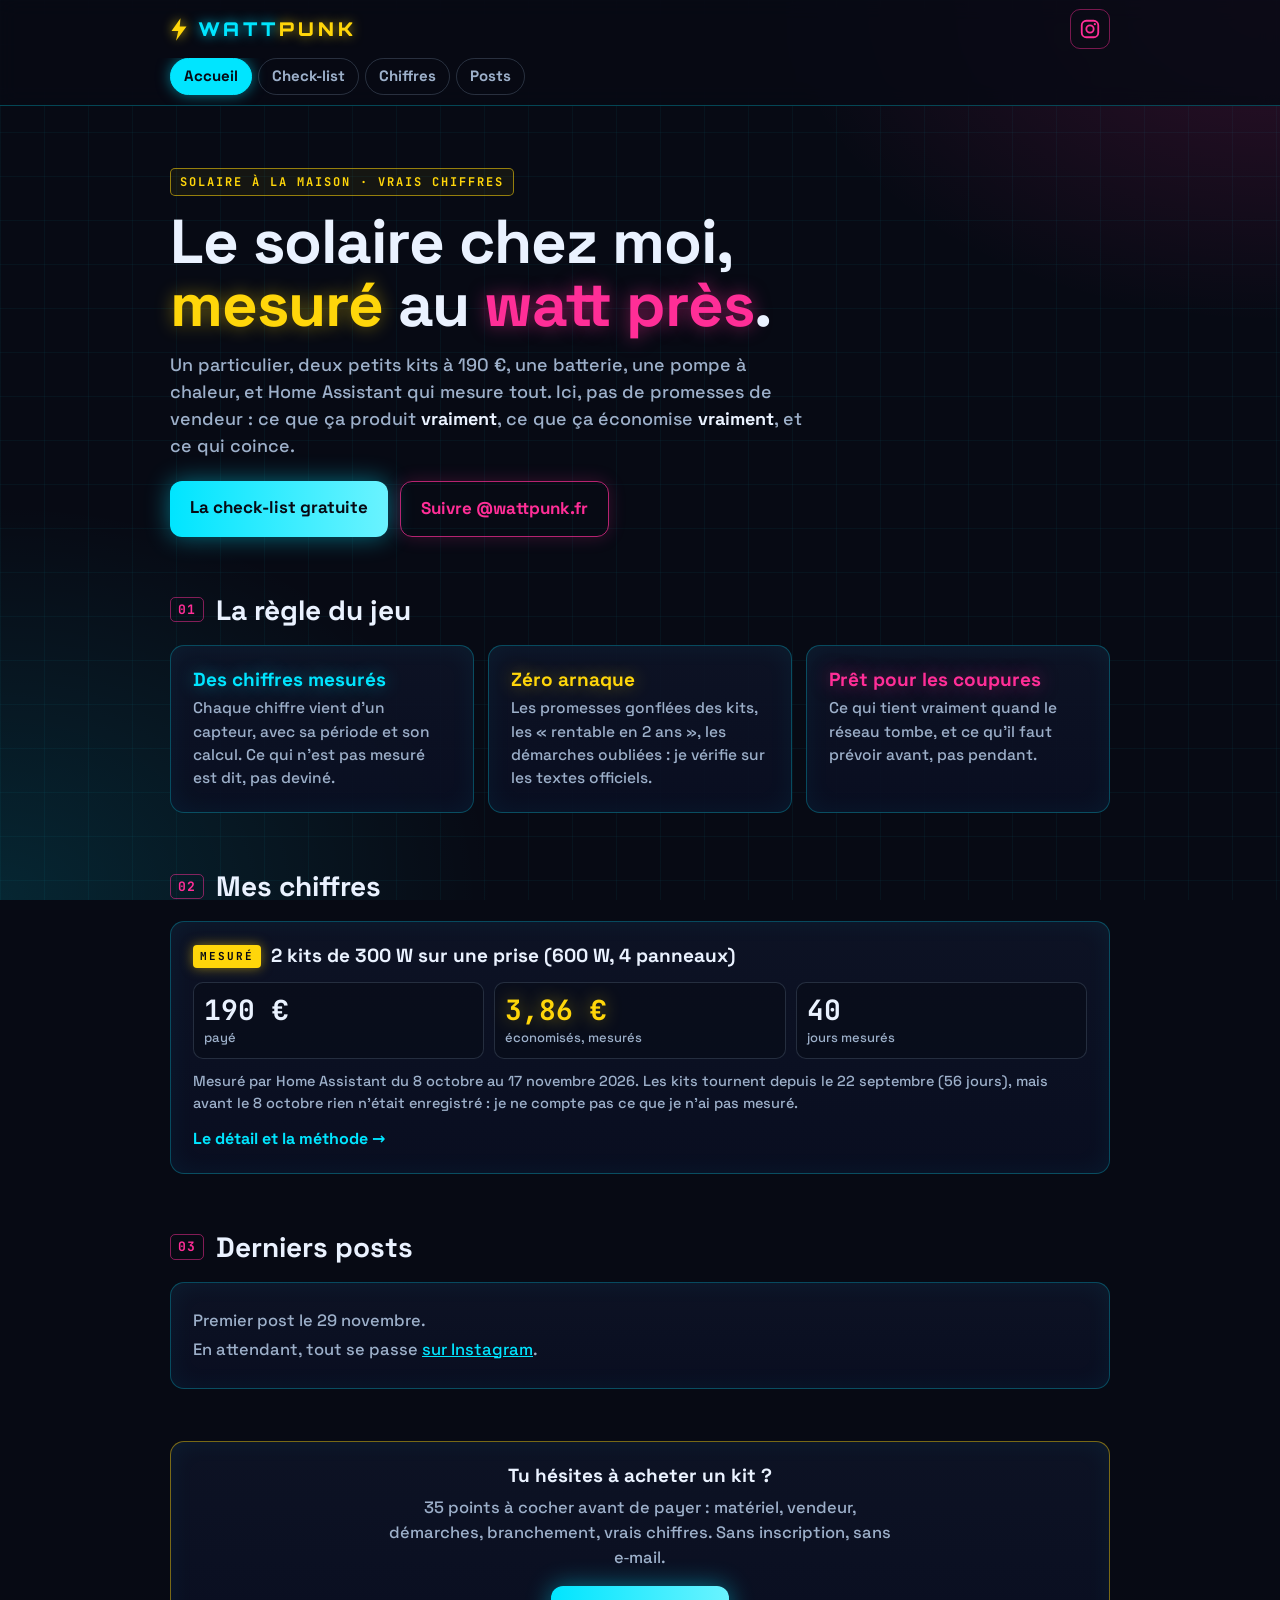
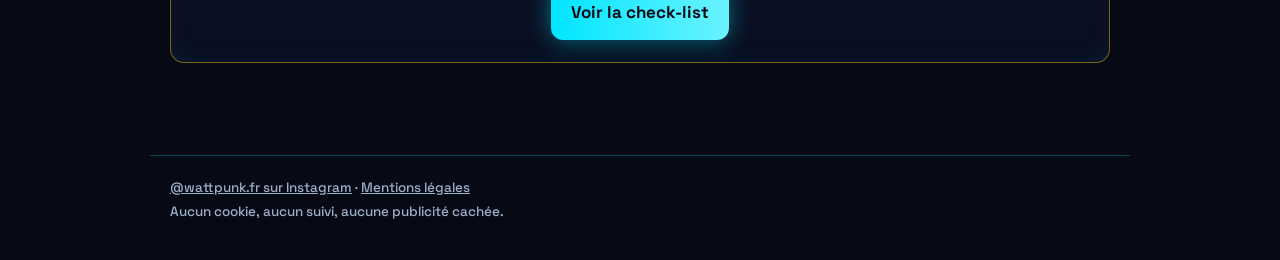
<file: index.html>
<!doctype html>
<html lang="fr">
<head>
<meta charset="utf-8">
<meta name="viewport" content="width=device-width, initial-scale=1">
<title>WATTPUNK · Le solaire chez moi, mesuré au watt près</title>
<meta name="description" content="Énergie solaire à la maison avec les vrais chiffres de Home Assistant : kit sur prise, batterie, pompe à chaleur, coupures de courant. Check-list gratuite pour acheter un kit sans arnaque.">
<link rel="canonical" href="https://wattpunk.github.io/">
<link rel="icon" href="/assets/favicon.svg" type="image/svg+xml">
<meta name="theme-color" content="#070A14">
<meta property="og:type" content="website">
<meta property="og:locale" content="fr_FR">
<meta property="og:site_name" content="WATTPUNK">
<meta property="og:title" content="WATTPUNK · Le solaire chez moi, mesuré au watt près">
<meta property="og:description" content="Énergie solaire à la maison avec les vrais chiffres de Home Assistant : kit sur prise, batterie, pompe à chaleur, coupures de courant. Check-list gratuite pour acheter un kit sans arnaque.">
<meta property="og:url" content="https://wattpunk.github.io/">
<meta property="og:image" content="https://wattpunk.github.io/assets/og.jpg">
<meta name="twitter:card" content="summary_large_image">
<link rel="preload" href="/assets/fonts/space-grotesk-latin-500-normal.woff2" as="font" type="font/woff2" crossorigin>
<link rel="stylesheet" href="/assets/site.css">
</head>
<body>
<header class="tete">
  <div class="barre">
    <a class="logo" href="/" aria-label="WATTPUNK, accueil"><svg class="eclair" viewBox="0 0 24 30" aria-hidden="true"><path d="M14 0 L2 17 H11 L8 30 L22 11 H13 Z" fill="#FFD60A"/></svg><span>WATT<b>PUNK</b></span></a>
    <a class="insta-ico" href="https://www.instagram.com/wattpunk.fr/" aria-label="WATTPUNK sur Instagram"><svg viewBox="0 0 24 24" aria-hidden="true"><rect x="3" y="3" width="18" height="18" rx="5" fill="none" stroke="currentColor" stroke-width="2"/><circle cx="12" cy="12" r="4" fill="none" stroke="currentColor" stroke-width="2"/><circle cx="17.3" cy="6.7" r="1.2" fill="currentColor"/></svg></a>
  </div>
  <nav aria-label="Pages"><a href="/" aria-current=page>Accueil</a><a href="/checklist/">Check-list</a><a href="/chiffres/">Chiffres</a><a href="/historique/">Posts</a></nav>
</header>
<main>

<section class="heros">
  <div class="tag">SOLAIRE À LA MAISON · VRAIS CHIFFRES</div>
  <h1>Le solaire chez moi, <span class="j">mesuré</span> au <span class="m">watt près</span>.</h1>
  <p class="chapo">Un particulier, deux petits kits à 190 €, une batterie, une pompe à chaleur, et Home Assistant qui
  mesure tout. Ici, pas de promesses de vendeur : ce que ça produit <b>vraiment</b>, ce que ça économise
  <b>vraiment</b>, et ce qui coince.</p>
  <div class="actions">
    <a class="btn" href="/checklist/">La check-list gratuite</a>
    <a class="btn btn2" href="https://www.instagram.com/wattpunk.fr/">Suivre @wattpunk.fr</a>
  </div>
</section>

<section>
  <h2><span class="num">01</span> La règle du jeu</h2>
  <div class="trois">
    <div class="card"><h3 class="c">Des chiffres mesurés</h3><p>Chaque chiffre vient d'un capteur, avec sa
    période et son calcul. Ce qui n'est pas mesuré est dit, pas deviné.</p></div>
    <div class="card"><h3 class="j">Zéro arnaque</h3><p>Les promesses gonflées des kits, les « rentable en
    2 ans », les démarches oubliées : je vérifie sur les textes officiels.</p></div>
    <div class="card"><h3 class="m">Prêt pour les coupures</h3><p>Ce qui tient vraiment quand le réseau tombe,
    et ce qu'il faut prévoir avant, pas pendant.</p></div>
  </div>
</section>

<section>
  <h2><span class="num">02</span> Mes chiffres</h2>
  <div class="card kit">
  <div class="kit-tete"><span class="pastille">MESURÉ</span><h3>2 kits de 300 W sur une prise (600 W, 4 panneaux)</h3></div>
  <div class="tuiles">
    <div class="tuile"><b>190 €</b><span>payé</span></div>
    <div class="tuile"><b class="j">3,86 €</b><span>économisés, mesurés</span></div>
    <div class="tuile"><b>40</b><span>jours mesurés</span></div>
  </div>
  <p class="note">Mesuré par Home Assistant du 8 octobre au 17 novembre 2026.
  Les kits tournent depuis le 22 septembre (56 jours), mais avant le
  8 octobre rien n'était enregistré : je ne compte pas ce que je n'ai pas mesuré.</p>
  <a class="lien" href="/chiffres/">Le détail et la méthode →</a>
</div>
</section>

<section>
  <h2><span class="num">03</span> Derniers posts</h2>
  <div class="vide card"><p>Premier post le 29 novembre.</p><p>En attendant, tout se passe <a href="https://www.instagram.com/wattpunk.fr/">sur Instagram</a>.</p></div>
  
</section>

<section class="card appel">
  <h3>Tu hésites à acheter un kit ?</h3>
  <p>35 points à cocher avant de payer : matériel, vendeur, démarches, branchement, vrais chiffres.
  Sans inscription, sans e‑mail.</p>
  <a class="btn" href="/checklist/">Voir la check-list</a>
</section>
</main>
<footer class="pied">
  <p><a href="https://www.instagram.com/wattpunk.fr/">@wattpunk.fr sur Instagram</a> · <a href="/mentions-legales/">Mentions légales</a></p>
  <p>Aucun cookie, aucun suivi, aucune publicité cachée.</p>
</footer>
</body>
</html>
</file>
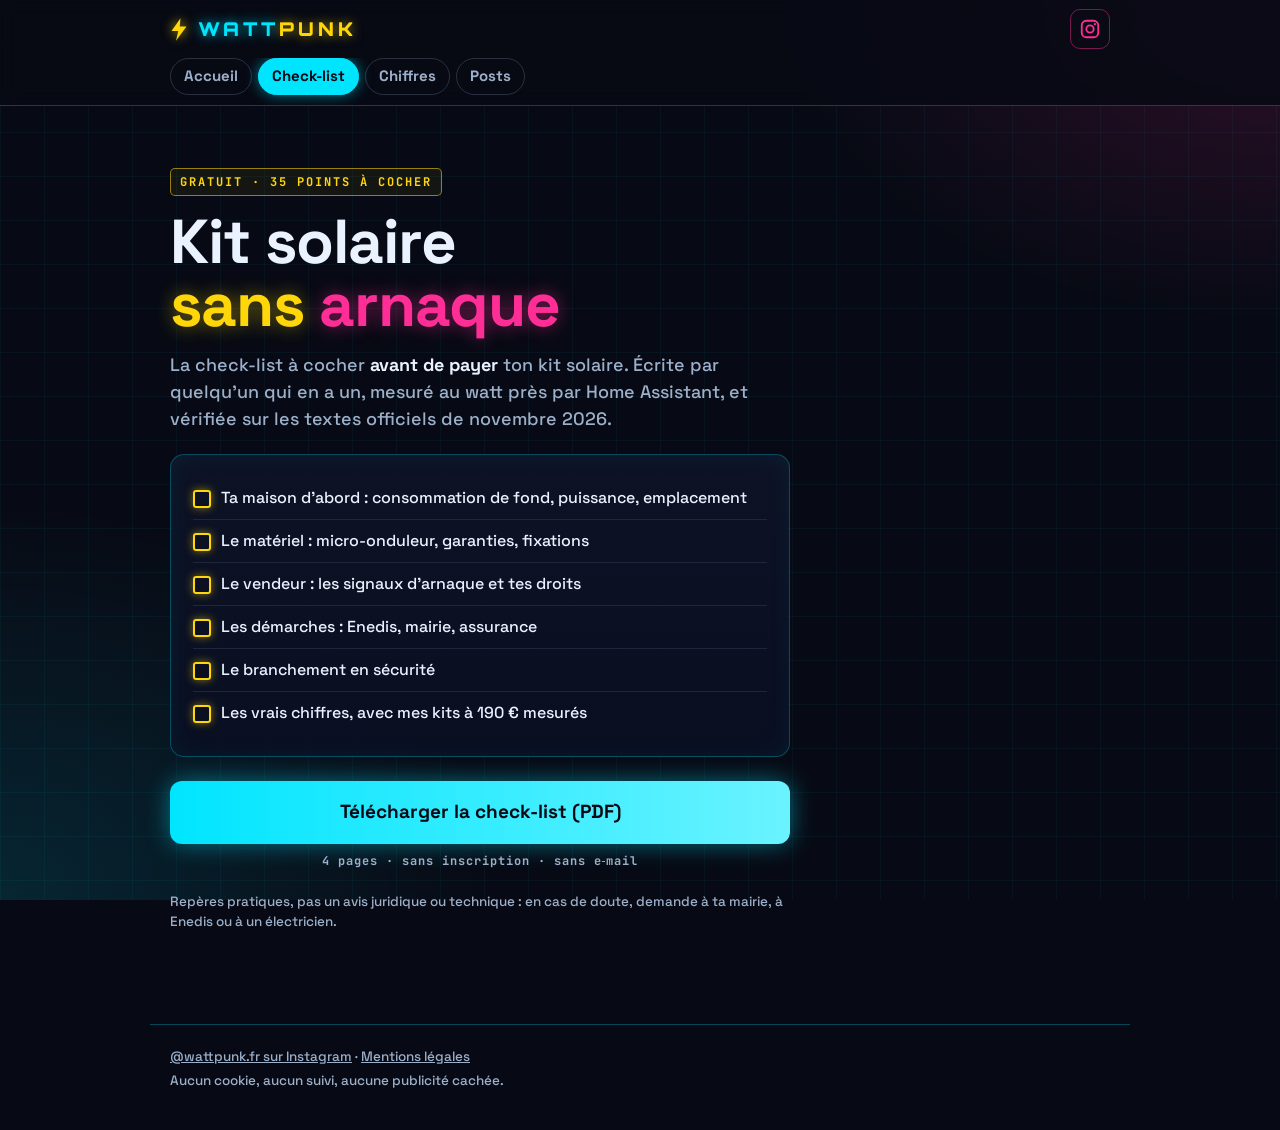
<file: checklist/index.html>
<!doctype html>
<html lang="fr">
<head>
<meta charset="utf-8">
<meta name="viewport" content="width=device-width, initial-scale=1">
<title>Kit solaire sans arnaque · la check-list gratuite · WATTPUNK</title>
<meta name="description" content="La check-list gratuite à cocher avant d&#x27;acheter un kit solaire : matériel, vendeur, démarches, branchement, vrais chiffres.">
<link rel="canonical" href="https://wattpunk.github.io/checklist/">
<link rel="icon" href="/assets/favicon.svg" type="image/svg+xml">
<meta name="theme-color" content="#070A14">
<meta property="og:type" content="website">
<meta property="og:locale" content="fr_FR">
<meta property="og:site_name" content="WATTPUNK">
<meta property="og:title" content="Kit solaire sans arnaque · la check-list gratuite · WATTPUNK">
<meta property="og:description" content="La check-list gratuite à cocher avant d&#x27;acheter un kit solaire : matériel, vendeur, démarches, branchement, vrais chiffres.">
<meta property="og:url" content="https://wattpunk.github.io/checklist/">
<meta property="og:image" content="https://wattpunk.github.io/assets/og.jpg">
<meta name="twitter:card" content="summary_large_image">
<link rel="preload" href="/assets/fonts/space-grotesk-latin-500-normal.woff2" as="font" type="font/woff2" crossorigin>
<link rel="stylesheet" href="/assets/site.css">
</head>
<body>
<header class="tete">
  <div class="barre">
    <a class="logo" href="/" aria-label="WATTPUNK, accueil"><svg class="eclair" viewBox="0 0 24 30" aria-hidden="true"><path d="M14 0 L2 17 H11 L8 30 L22 11 H13 Z" fill="#FFD60A"/></svg><span>WATT<b>PUNK</b></span></a>
    <a class="insta-ico" href="https://www.instagram.com/wattpunk.fr/" aria-label="WATTPUNK sur Instagram"><svg viewBox="0 0 24 24" aria-hidden="true"><rect x="3" y="3" width="18" height="18" rx="5" fill="none" stroke="currentColor" stroke-width="2"/><circle cx="12" cy="12" r="4" fill="none" stroke="currentColor" stroke-width="2"/><circle cx="17.3" cy="6.7" r="1.2" fill="currentColor"/></svg></a>
  </div>
  <nav aria-label="Pages"><a href="/">Accueil</a><a href="/checklist/" aria-current=page>Check-list</a><a href="/chiffres/">Chiffres</a><a href="/historique/">Posts</a></nav>
</header>
<main>

<section class="heros etroit">
  <div class="tag">GRATUIT · 35 POINTS À COCHER</div>
  <h1>Kit solaire<br><span class="j">sans</span> <span class="m">arnaque</span></h1>
  <p class="chapo">La check-list à cocher <b>avant de payer</b> ton kit solaire. Écrite par quelqu'un qui en a un,
  mesuré au watt près par Home Assistant, et vérifiée sur les textes officiels de novembre 2026.</p>
  <ul class="cases card">
    <li>Ta maison d'abord : consommation de fond, puissance, emplacement</li>
    <li>Le matériel : micro-onduleur, garanties, fixations</li>
    <li>Le vendeur : les signaux d'arnaque et tes droits</li>
    <li>Les démarches : Enedis, mairie, assurance</li>
    <li>Le branchement en sécurité</li>
    <li>Les vrais chiffres, avec mes kits à 190 € mesurés</li>
  </ul>
  <a class="btn large" href="/checklist/checklist-kit-solaire-sans-arnaque.pdf" download>Télécharger la check-list (PDF)</a>
  <p class="petit">4 pages · sans inscription · sans e‑mail</p>
  <p class="avert">Repères pratiques, pas un avis juridique ou technique : en cas de doute, demande à ta mairie,
  à Enedis ou à un électricien.</p>
</section>
</main>
<footer class="pied">
  <p><a href="https://www.instagram.com/wattpunk.fr/">@wattpunk.fr sur Instagram</a> · <a href="/mentions-legales/">Mentions légales</a></p>
  <p>Aucun cookie, aucun suivi, aucune publicité cachée.</p>
</footer>
</body>
</html>
</file>
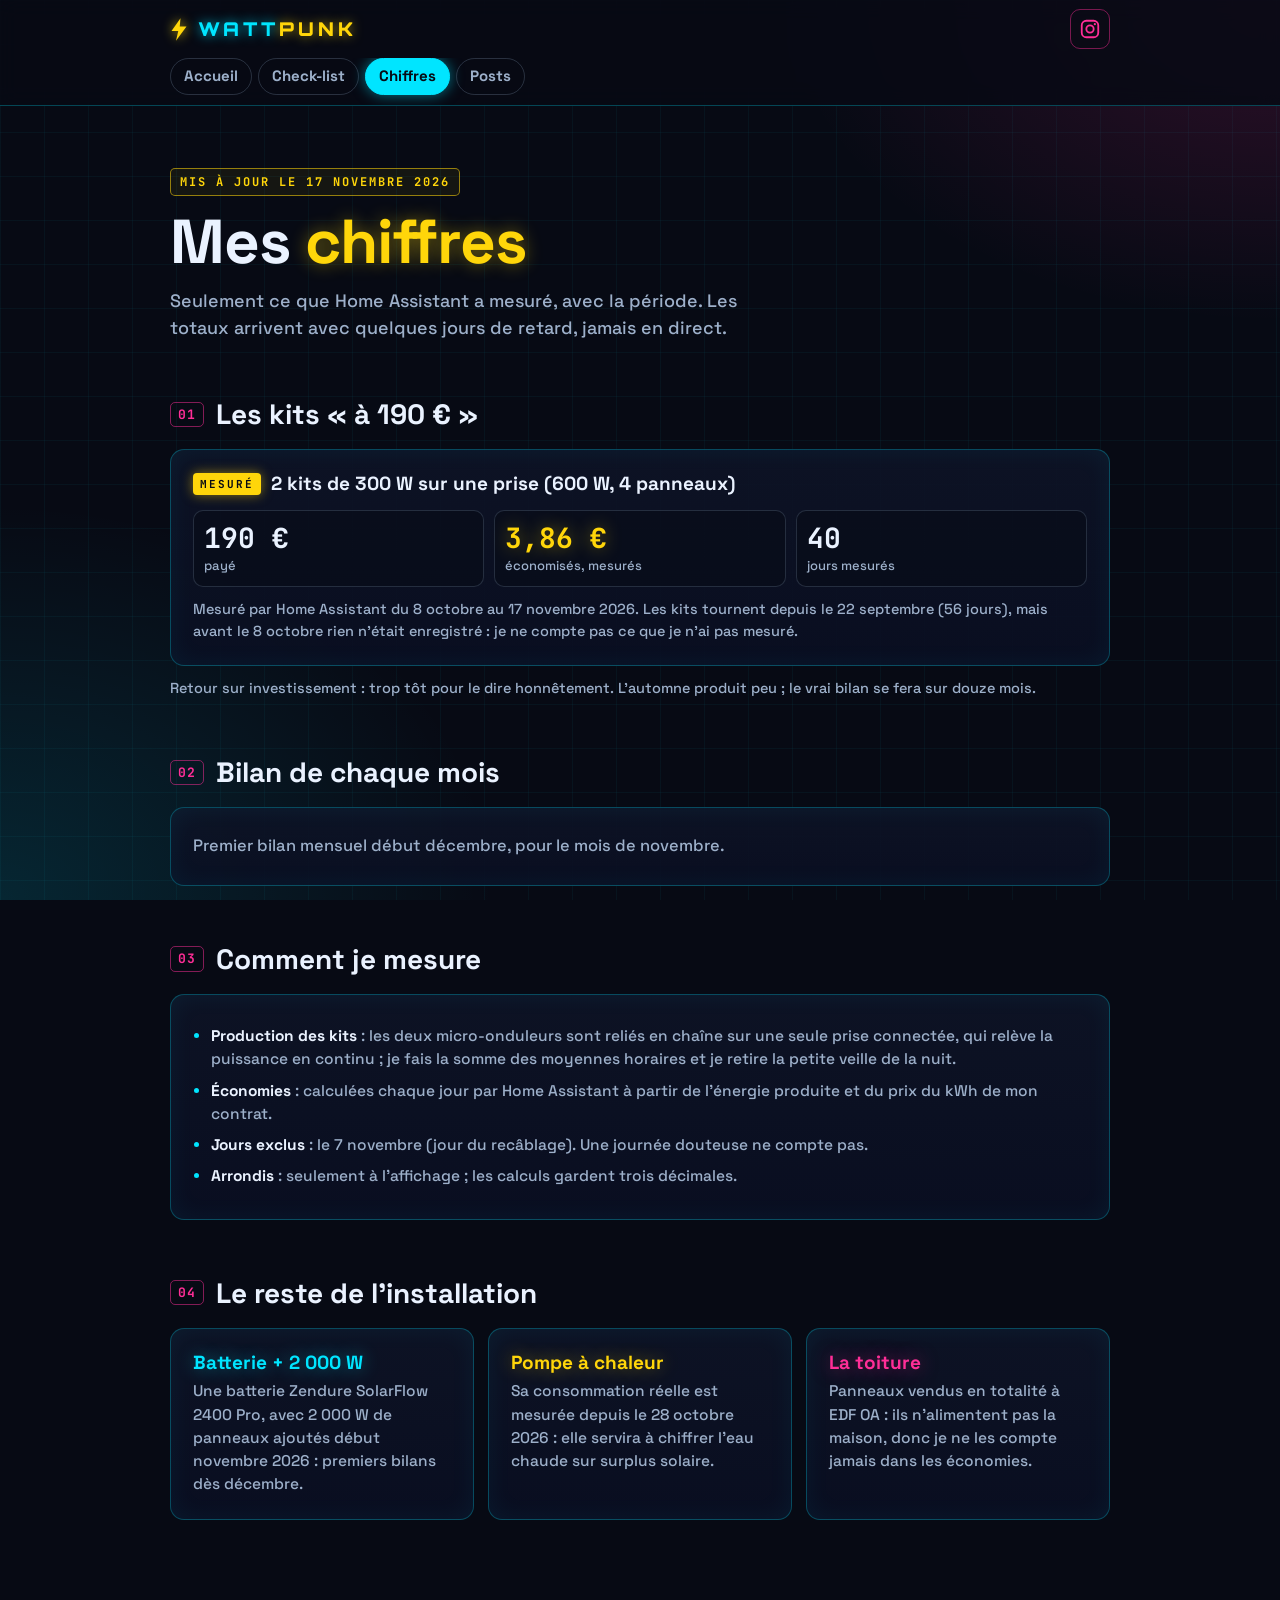
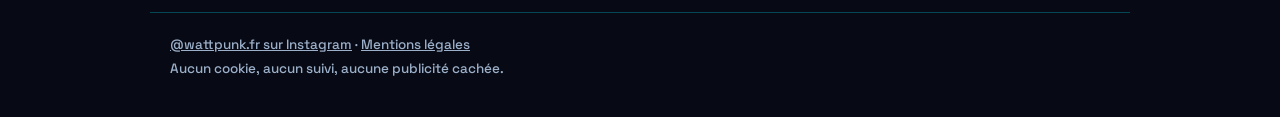
<file: chiffres/index.html>
<!doctype html>
<html lang="fr">
<head>
<meta charset="utf-8">
<meta name="viewport" content="width=device-width, initial-scale=1">
<title>Mes chiffres · kit solaire et batterie mesurés · WATTPUNK</title>
<meta name="description" content="Production et économies réelles de deux kits solaires sur prise, mesurées par Home Assistant, avec la période et la méthode.">
<link rel="canonical" href="https://wattpunk.github.io/chiffres/">
<link rel="icon" href="/assets/favicon.svg" type="image/svg+xml">
<meta name="theme-color" content="#070A14">
<meta property="og:type" content="website">
<meta property="og:locale" content="fr_FR">
<meta property="og:site_name" content="WATTPUNK">
<meta property="og:title" content="Mes chiffres · kit solaire et batterie mesurés · WATTPUNK">
<meta property="og:description" content="Production et économies réelles de deux kits solaires sur prise, mesurées par Home Assistant, avec la période et la méthode.">
<meta property="og:url" content="https://wattpunk.github.io/chiffres/">
<meta property="og:image" content="https://wattpunk.github.io/assets/og.jpg">
<meta name="twitter:card" content="summary_large_image">
<link rel="preload" href="/assets/fonts/space-grotesk-latin-500-normal.woff2" as="font" type="font/woff2" crossorigin>
<link rel="stylesheet" href="/assets/site.css">
</head>
<body>
<header class="tete">
  <div class="barre">
    <a class="logo" href="/" aria-label="WATTPUNK, accueil"><svg class="eclair" viewBox="0 0 24 30" aria-hidden="true"><path d="M14 0 L2 17 H11 L8 30 L22 11 H13 Z" fill="#FFD60A"/></svg><span>WATT<b>PUNK</b></span></a>
    <a class="insta-ico" href="https://www.instagram.com/wattpunk.fr/" aria-label="WATTPUNK sur Instagram"><svg viewBox="0 0 24 24" aria-hidden="true"><rect x="3" y="3" width="18" height="18" rx="5" fill="none" stroke="currentColor" stroke-width="2"/><circle cx="12" cy="12" r="4" fill="none" stroke="currentColor" stroke-width="2"/><circle cx="17.3" cy="6.7" r="1.2" fill="currentColor"/></svg></a>
  </div>
  <nav aria-label="Pages"><a href="/">Accueil</a><a href="/checklist/">Check-list</a><a href="/chiffres/" aria-current=page>Chiffres</a><a href="/historique/">Posts</a></nav>
</header>
<main>

<section class="heros etroit">
  <div class="tag">MIS À JOUR LE 17 NOVEMBRE 2026</div>
  <h1>Mes <span class="j">chiffres</span></h1>
  <p class="chapo">Seulement ce que Home Assistant a mesuré, avec la période. Les totaux arrivent avec quelques
  jours de retard, jamais en direct.</p>
</section>

<section>
  <h2><span class="num">01</span> Les kits « à 190 € »</h2>
  <div class="card kit">
  <div class="kit-tete"><span class="pastille">MESURÉ</span><h3>2 kits de 300 W sur une prise (600 W, 4 panneaux)</h3></div>
  <div class="tuiles">
    <div class="tuile"><b>190 €</b><span>payé</span></div>
    <div class="tuile"><b class="j">3,86 €</b><span>économisés, mesurés</span></div>
    <div class="tuile"><b>40</b><span>jours mesurés</span></div>
  </div>
  <p class="note">Mesuré par Home Assistant du 8 octobre au 17 novembre 2026.
  Les kits tournent depuis le 22 septembre (56 jours), mais avant le
  8 octobre rien n'était enregistré : je ne compte pas ce que je n'ai pas mesuré.</p>
  
</div>
  <p class="note">Retour sur investissement : trop tôt pour le dire honnêtement. L'automne produit peu ; le vrai
  bilan se fera sur douze mois.</p>
</section>

<section>
  <h2><span class="num">02</span> Bilan de chaque mois</h2>
  <div class="vide card"><p>Premier bilan mensuel début décembre, pour le mois de novembre.</p></div>
</section>

<section>
  <h2><span class="num">03</span> Comment je mesure</h2>
  <div class="card texte">
    <ul class="puces">
      <li><b>Production des kits</b> : les deux micro-onduleurs sont reliés en chaîne sur une seule prise connectée, qui relève la puissance en continu ; je fais la somme des
      moyennes horaires et je retire la petite veille de la nuit.</li>
      <li><b>Économies</b> : calculées chaque jour par Home Assistant à partir de l'énergie produite et du prix du
      kWh de mon contrat.</li>
      <li><b>Jours exclus</b> : le 7 novembre (jour du recâblage). Une journée douteuse ne compte pas.</li>
      <li><b>Arrondis</b> : seulement à l'affichage ; les calculs gardent trois décimales.</li>
    </ul>
  </div>
</section>

<section>
  <h2><span class="num">04</span> Le reste de l'installation</h2>
  <div class="trois">
    <div class="card"><h3 class="c">Batterie + 2 000 W</h3><p>Une batterie Zendure SolarFlow 2400 Pro,
    avec 2 000 W de panneaux ajoutés début novembre 2026 : premiers bilans dès décembre.</p></div>
    <div class="card"><h3 class="j">Pompe à chaleur</h3><p>Sa consommation réelle est mesurée depuis le
    28 octobre 2026 : elle servira à chiffrer l'eau chaude sur surplus solaire.</p></div>
    <div class="card"><h3 class="m">La toiture</h3><p>Panneaux vendus en totalité à EDF OA : ils n'alimentent
    pas la maison, donc je ne les compte jamais dans les économies.</p></div>
  </div>
</section>
</main>
<footer class="pied">
  <p><a href="https://www.instagram.com/wattpunk.fr/">@wattpunk.fr sur Instagram</a> · <a href="/mentions-legales/">Mentions légales</a></p>
  <p>Aucun cookie, aucun suivi, aucune publicité cachée.</p>
</footer>
</body>
</html>
</file>
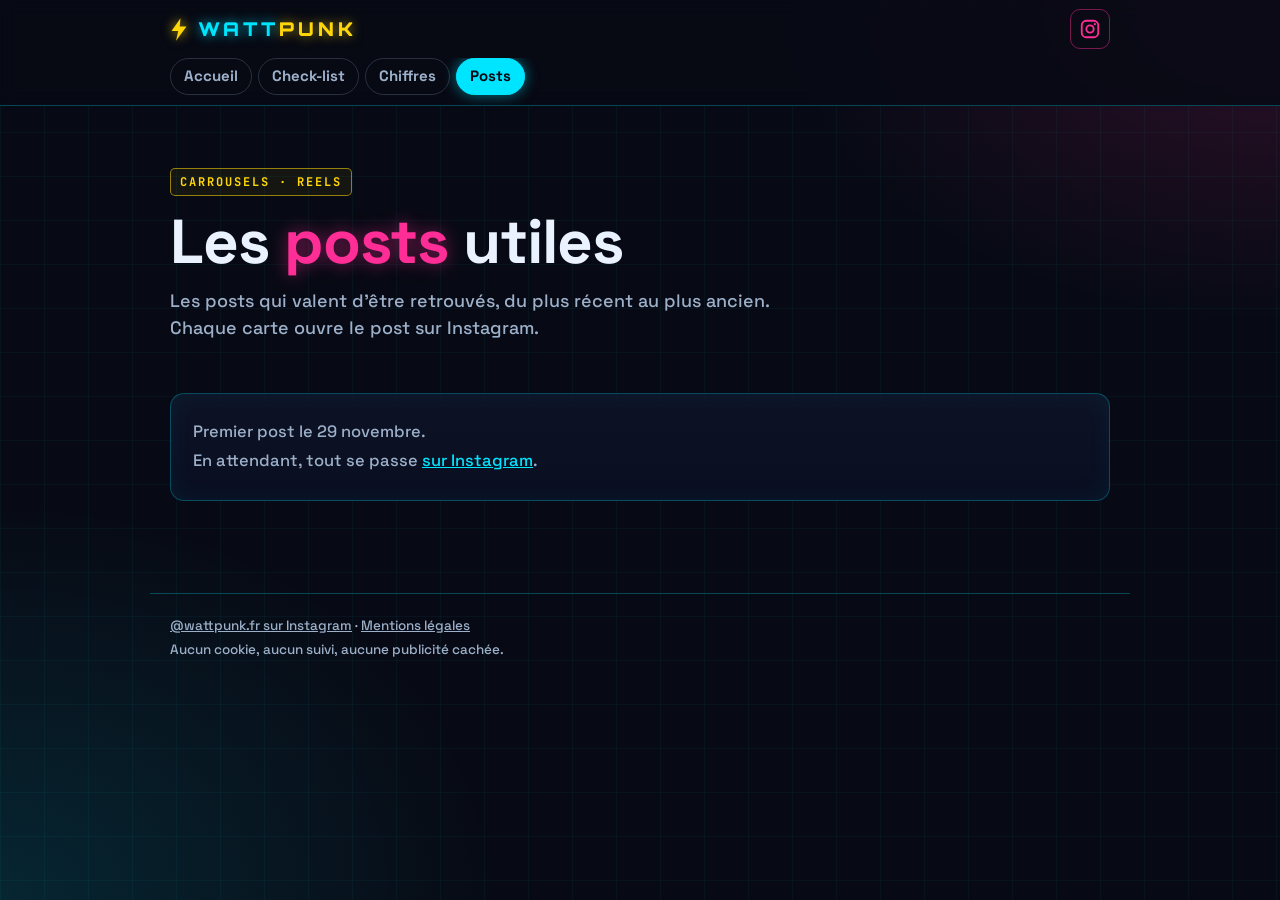
<file: historique/index.html>
<!doctype html>
<html lang="fr">
<head>
<meta charset="utf-8">
<meta name="viewport" content="width=device-width, initial-scale=1">
<title>Tous les posts · WATTPUNK</title>
<meta name="description" content="Les posts WATTPUNK sur le solaire à la maison, les kits, la batterie et les coupures : du plus récent au plus ancien.">
<link rel="canonical" href="https://wattpunk.github.io/historique/">
<link rel="icon" href="/assets/favicon.svg" type="image/svg+xml">
<meta name="theme-color" content="#070A14">
<meta property="og:type" content="website">
<meta property="og:locale" content="fr_FR">
<meta property="og:site_name" content="WATTPUNK">
<meta property="og:title" content="Tous les posts · WATTPUNK">
<meta property="og:description" content="Les posts WATTPUNK sur le solaire à la maison, les kits, la batterie et les coupures : du plus récent au plus ancien.">
<meta property="og:url" content="https://wattpunk.github.io/historique/">
<meta property="og:image" content="https://wattpunk.github.io/assets/og.jpg">
<meta name="twitter:card" content="summary_large_image">
<link rel="preload" href="/assets/fonts/space-grotesk-latin-500-normal.woff2" as="font" type="font/woff2" crossorigin>
<link rel="stylesheet" href="/assets/site.css">
</head>
<body>
<header class="tete">
  <div class="barre">
    <a class="logo" href="/" aria-label="WATTPUNK, accueil"><svg class="eclair" viewBox="0 0 24 30" aria-hidden="true"><path d="M14 0 L2 17 H11 L8 30 L22 11 H13 Z" fill="#FFD60A"/></svg><span>WATT<b>PUNK</b></span></a>
    <a class="insta-ico" href="https://www.instagram.com/wattpunk.fr/" aria-label="WATTPUNK sur Instagram"><svg viewBox="0 0 24 24" aria-hidden="true"><rect x="3" y="3" width="18" height="18" rx="5" fill="none" stroke="currentColor" stroke-width="2"/><circle cx="12" cy="12" r="4" fill="none" stroke="currentColor" stroke-width="2"/><circle cx="17.3" cy="6.7" r="1.2" fill="currentColor"/></svg></a>
  </div>
  <nav aria-label="Pages"><a href="/">Accueil</a><a href="/checklist/">Check-list</a><a href="/chiffres/">Chiffres</a><a href="/historique/" aria-current=page>Posts</a></nav>
</header>
<main>

<section class="heros etroit">
  <div class="tag">CARROUSELS · REELS</div>
  <h1>Les <span class="m">posts</span> utiles</h1>
  <p class="chapo">Les posts qui valent d'être retrouvés, du plus récent au plus ancien. Chaque carte ouvre le
  post sur Instagram.</p>
</section>
<section>
  <div class="vide card"><p>Premier post le 29 novembre.</p><p>En attendant, tout se passe <a href="https://www.instagram.com/wattpunk.fr/">sur Instagram</a>.</p></div>
</section>
</main>
<footer class="pied">
  <p><a href="https://www.instagram.com/wattpunk.fr/">@wattpunk.fr sur Instagram</a> · <a href="/mentions-legales/">Mentions légales</a></p>
  <p>Aucun cookie, aucun suivi, aucune publicité cachée.</p>
</footer>
</body>
</html>
</file>
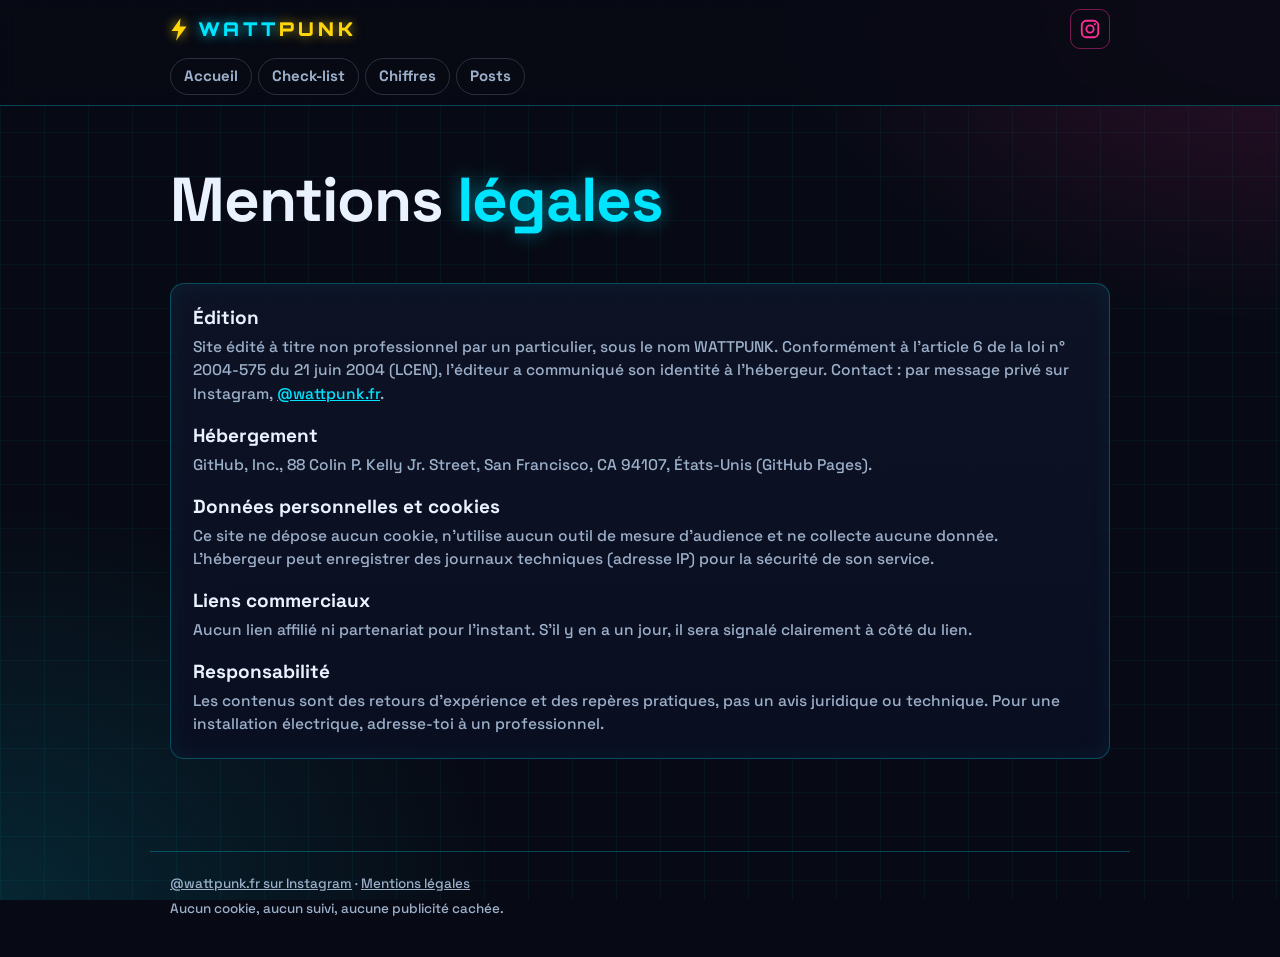
<file: mentions-legales/index.html>
<!doctype html>
<html lang="fr">
<head>
<meta charset="utf-8">
<meta name="viewport" content="width=device-width, initial-scale=1">
<title>Mentions légales · WATTPUNK</title>
<meta name="description" content="Mentions légales du site WATTPUNK : édition, hébergement, données personnelles.">
<link rel="canonical" href="https://wattpunk.github.io/mentions-legales/">
<link rel="icon" href="/assets/favicon.svg" type="image/svg+xml">
<meta name="theme-color" content="#070A14">
<meta property="og:type" content="website">
<meta property="og:locale" content="fr_FR">
<meta property="og:site_name" content="WATTPUNK">
<meta property="og:title" content="Mentions légales · WATTPUNK">
<meta property="og:description" content="Mentions légales du site WATTPUNK : édition, hébergement, données personnelles.">
<meta property="og:url" content="https://wattpunk.github.io/mentions-legales/">
<meta property="og:image" content="https://wattpunk.github.io/assets/og.jpg">
<meta name="twitter:card" content="summary_large_image">
<link rel="preload" href="/assets/fonts/space-grotesk-latin-500-normal.woff2" as="font" type="font/woff2" crossorigin>
<link rel="stylesheet" href="/assets/site.css">
</head>
<body>
<header class="tete">
  <div class="barre">
    <a class="logo" href="/" aria-label="WATTPUNK, accueil"><svg class="eclair" viewBox="0 0 24 30" aria-hidden="true"><path d="M14 0 L2 17 H11 L8 30 L22 11 H13 Z" fill="#FFD60A"/></svg><span>WATT<b>PUNK</b></span></a>
    <a class="insta-ico" href="https://www.instagram.com/wattpunk.fr/" aria-label="WATTPUNK sur Instagram"><svg viewBox="0 0 24 24" aria-hidden="true"><rect x="3" y="3" width="18" height="18" rx="5" fill="none" stroke="currentColor" stroke-width="2"/><circle cx="12" cy="12" r="4" fill="none" stroke="currentColor" stroke-width="2"/><circle cx="17.3" cy="6.7" r="1.2" fill="currentColor"/></svg></a>
  </div>
  <nav aria-label="Pages"><a href="/">Accueil</a><a href="/checklist/">Check-list</a><a href="/chiffres/">Chiffres</a><a href="/historique/">Posts</a></nav>
</header>
<main>

<section class="heros etroit">
  <h1>Mentions <span class="c">légales</span></h1>
</section>
<section class="card texte">
  <h3>Édition</h3>
  <p>Site édité à titre non professionnel par un particulier, sous le nom WATTPUNK. Conformément à l'article 6 de
  la loi n° 2004-575 du 21 juin 2004 (LCEN), l'éditeur a communiqué son identité à l'hébergeur. Contact : par
  message privé sur Instagram, <a href="https://www.instagram.com/wattpunk.fr/">@wattpunk.fr</a>.</p>
  <h3>Hébergement</h3>
  <p>GitHub, Inc., 88 Colin P. Kelly Jr. Street, San Francisco, CA 94107, États-Unis (GitHub Pages).</p>
  <h3>Données personnelles et cookies</h3>
  <p>Ce site ne dépose aucun cookie, n'utilise aucun outil de mesure d'audience et ne collecte aucune donnée.
  L'hébergeur peut enregistrer des journaux techniques (adresse IP) pour la sécurité de son service.</p>
  <h3>Liens commerciaux</h3>
  <p>Aucun lien affilié ni partenariat pour l'instant. S'il y en a un jour, il sera signalé clairement à côté du
  lien.</p>
  <h3>Responsabilité</h3>
  <p>Les contenus sont des retours d'expérience et des repères pratiques, pas un avis juridique ou technique.
  Pour une installation électrique, adresse-toi à un professionnel.</p>
</section>
</main>
<footer class="pied">
  <p><a href="https://www.instagram.com/wattpunk.fr/">@wattpunk.fr sur Instagram</a> · <a href="/mentions-legales/">Mentions légales</a></p>
  <p>Aucun cookie, aucun suivi, aucune publicité cachée.</p>
</footer>
</body>
</html>
</file>
<file: assets/site.css>
/* WATTPUNK — site public. Même charte que les visuels Instagram (outils/charte.py). */
@font-face { font-family: Orbitron; font-weight: 900; font-display: swap; src: url('fonts/orbitron-latin-900-normal.woff2') format('woff2'); }
@font-face { font-family: Grotesk; font-weight: 500; font-display: swap; src: url('fonts/space-grotesk-latin-500-normal.woff2') format('woff2'); }
@font-face { font-family: Grotesk; font-weight: 700; font-display: swap; src: url('fonts/space-grotesk-latin-700-normal.woff2') format('woff2'); }
@font-face { font-family: Mono; font-weight: 700; font-display: swap; src: url('fonts/jetbrains-mono-latin-700-normal.woff2') format('woff2'); }

:root {
  --nuit: #070A14; --panel: #0E1426; --cyan: #00E5FF; --jaune: #FFD60A; --magenta: #FF2E97;
  --texte: #EAF2FF; --gris: #9DB0CA; --trait: rgba(0, 229, 255, .28);
}
* { box-sizing: border-box; margin: 0; padding: 0; }
html { -webkit-text-size-adjust: 100%; }
body {
  min-height: 100vh; color: var(--texte); font-family: Grotesk, system-ui, sans-serif; font-weight: 500;
  line-height: 1.5; background:
    radial-gradient(800px 520px at 100% 0%, rgba(255, 46, 151, .16), transparent 62%),
    radial-gradient(800px 640px at 0% 100%, rgba(0, 229, 255, .13), transparent 62%),
    linear-gradient(rgba(0, 229, 255, .045) 1px, transparent 1px) 0 0 / 44px 44px,
    linear-gradient(90deg, rgba(0, 229, 255, .045) 1px, transparent 1px) 0 0 / 44px 44px,
    var(--nuit);
  background-attachment: fixed;
}
a { color: var(--cyan); }
b { color: var(--texte); font-weight: 700; }
.j { color: var(--jaune); text-shadow: 0 0 18px rgba(255, 214, 10, .45); }
.m { color: var(--magenta); text-shadow: 0 0 18px rgba(255, 46, 151, .5); }
.c { color: var(--cyan); text-shadow: 0 0 18px rgba(0, 229, 255, .45); }

/* En-tête */
.tete { position: sticky; top: 0; z-index: 10; background: rgba(7, 10, 20, .86);
  backdrop-filter: blur(10px); -webkit-backdrop-filter: blur(10px); border-bottom: 1px solid var(--trait); }
.barre, .tete nav { max-width: 980px; margin: 0 auto; padding: 0 20px; }
.barre { display: flex; align-items: center; justify-content: space-between; height: 58px; }
.logo { display: flex; align-items: center; gap: 10px; text-decoration: none; font-family: Orbitron; font-weight: 900;
  letter-spacing: 4px; font-size: 19px; color: var(--cyan); text-shadow: 0 0 12px rgba(0, 229, 255, .75); }
.logo b { color: var(--jaune); text-shadow: 0 0 12px rgba(255, 214, 10, .65); font-weight: 900; }
.eclair { width: 18px; height: 23px; filter: drop-shadow(0 0 6px rgba(255, 214, 10, .8)); }
.insta-ico { color: var(--magenta); width: 40px; height: 40px; display: grid; place-items: center; border-radius: 10px;
  border: 1px solid rgba(255, 46, 151, .45); }
.insta-ico svg { width: 22px; height: 22px; }
.tete nav { display: flex; gap: 6px; overflow-x: auto; padding-bottom: 10px; scrollbar-width: none; }
.tete nav::-webkit-scrollbar { display: none; }
.tete nav a { flex: none; text-decoration: none; color: var(--gris); font-size: 15px; font-weight: 700;
  padding: 6px 13px; border-radius: 999px; border: 1px solid rgba(143, 163, 191, .25); }
.tete nav a[aria-current] { color: var(--nuit); background: var(--cyan); border-color: var(--cyan);
  box-shadow: 0 0 14px rgba(0, 229, 255, .5); }

/* Contenu */
main { max-width: 980px; margin: 0 auto; padding: 8px 20px 30px; }
section { margin: 38px 0; }
.heros { margin-top: 30px; max-width: 760px; }
.etroit { max-width: 620px; }
.tag { display: inline-block; font-family: Mono; font-weight: 700; font-size: 12px; letter-spacing: 2px;
  color: var(--jaune); border: 1px solid rgba(255, 214, 10, .55); background: rgba(255, 214, 10, .06);
  border-radius: 5px; padding: 4px 9px; }
h1 { font-size: clamp(36px, 9.4vw, 62px); line-height: 1.03; letter-spacing: -1px; margin: 14px 0 14px; }
h2 { font-size: clamp(22px, 5.4vw, 28px); margin-bottom: 14px; display: flex; align-items: center; gap: 12px; }
h2 .num { font-family: Mono; font-size: 13px; color: var(--magenta); border: 1px solid rgba(255, 46, 151, .5);
  border-radius: 5px; padding: 2px 7px; letter-spacing: 1px; }
h3 { font-size: 19px; line-height: 1.25; margin-bottom: 6px; }
p { color: var(--gris); font-size: 16.5px; }
.chapo { font-size: 18px; max-width: 640px; }
.note { font-size: 14.5px; margin-top: 12px; }
.petit { font-family: Mono; font-size: 12px; text-align: center; letter-spacing: 1px; margin-top: 8px; }
.avert { font-size: 13.5px; margin-top: 22px; }

.card { background: linear-gradient(180deg, rgba(14, 20, 38, .92), rgba(10, 15, 34, .92));
  border: 1px solid var(--trait); border-radius: 14px; padding: 18px; box-shadow: inset 0 0 26px rgba(0, 229, 255, .06); }
.trois { display: grid; gap: 14px; grid-template-columns: repeat(auto-fit, minmax(240px, 1fr)); }
.trois p { font-size: 15.5px; }

.actions { display: flex; flex-wrap: wrap; gap: 12px; margin-top: 22px; }
.btn { display: inline-block; text-align: center; text-decoration: none; font-weight: 700; font-size: 17px;
  padding: 14px 20px; border-radius: 12px; color: var(--nuit); background: linear-gradient(90deg, var(--cyan), #6af3ff);
  box-shadow: 0 0 24px rgba(0, 229, 255, .45); }
.btn2 { color: var(--magenta); background: transparent; border: 1px solid rgba(255, 46, 151, .7);
  box-shadow: 0 0 18px rgba(255, 46, 151, .2); }
.btn.large { display: block; margin-top: 24px; font-size: 19px; padding: 17px; }
.lien { display: inline-block; margin-top: 12px; font-weight: 700; text-decoration: none; }

/* Kit */
.kit-tete { display: flex; align-items: center; gap: 10px; flex-wrap: wrap; }
.kit-tete h3 { margin: 0; }
.pastille { font-family: Mono; font-size: 11px; letter-spacing: 2px; color: var(--nuit); background: var(--jaune);
  border-radius: 4px; padding: 3px 7px; box-shadow: 0 0 12px rgba(255, 214, 10, .5); }
.tuiles { display: grid; grid-template-columns: repeat(3, 1fr); gap: 10px; margin-top: 14px; }
.tuile { border: 1px solid rgba(143, 163, 191, .22); border-radius: 10px; padding: 12px 10px; background: rgba(7, 10, 20, .5); }
.tuile b { display: block; font-family: Mono; font-size: clamp(19px, 5.6vw, 28px); line-height: 1.1; white-space: nowrap; }
.tuile span { display: block; font-size: 13px; color: var(--gris); margin-top: 4px; line-height: 1.25; }

/* Posts */
.posts { display: grid; gap: 16px; grid-template-columns: repeat(auto-fill, minmax(260px, 1fr)); }
.post { border: 1px solid var(--trait); border-radius: 14px; overflow: hidden; background: rgba(10, 15, 34, .92);
  display: flex; flex-direction: column; }
.post-img { position: relative; display: block; aspect-ratio: 4 / 5; background: var(--panel); }
.post-img img { width: 100%; height: 100%; object-fit: cover; display: block; }
.genre { position: absolute; top: 10px; left: 10px; font-family: Mono; font-size: 11px; letter-spacing: 2px;
  color: var(--nuit); background: var(--cyan); border-radius: 4px; padding: 3px 7px; }
.post-txt { padding: 14px 16px 16px; display: flex; flex-direction: column; flex: 1; }
.post-txt time { font-family: Mono; font-size: 12px; color: var(--jaune); letter-spacing: 1px; }
.post-txt h3 { margin: 6px 0; }
.post-txt p { font-size: 15px; flex: 1; }
.vide p { margin: 4px 0; }

/* Check-list */
.cases { list-style: none; margin-top: 22px; padding: 8px 16px; }
.cases li { position: relative; padding: 9px 0 9px 28px; border-bottom: 1px solid rgba(143, 163, 191, .15); font-size: 16px; }
.cases li:last-child { border-bottom: none; }
.cases li::before { content: ""; position: absolute; left: 0; top: 13px; width: 14px; height: 14px;
  border: 2px solid var(--jaune); border-radius: 3px; box-shadow: 0 0 8px rgba(255, 214, 10, .5); }

/* Textes longs, tableaux */
.texte h3 { margin-top: 18px; }
.texte h3:first-child { margin-top: 0; }
.texte p, .puces li { font-size: 15.5px; color: var(--gris); }
.puces { padding-left: 18px; }
.puces li { margin: 8px 0; }
.puces li::marker { color: var(--cyan); }
.table { padding: 0; overflow-x: auto; }
table { width: 100%; border-collapse: collapse; font-size: 15px; }
th, td { text-align: left; padding: 11px 14px; border-bottom: 1px solid rgba(143, 163, 191, .15); }
th { font-family: Mono; font-size: 12px; letter-spacing: 1px; color: var(--cyan); }
td { color: var(--gris); }
.appel { text-align: center; border-color: rgba(255, 214, 10, .45); }
.appel p { margin: 8px auto 16px; max-width: 520px; }

/* Pied */
.pied { max-width: 980px; margin: 10px auto 0; padding: 18px 20px 34px; border-top: 1px solid var(--trait); }
.pied p { font-size: 13.5px; margin: 4px 0; }
.pied a { color: var(--gris); }

@media (min-width: 760px) {
  .heros { margin-top: 54px; }
  section { margin: 52px 0; }
  .card { padding: 22px; }
}
@media (max-width: 400px) {
  .barre, .tete nav, main, .pied { padding-left: 16px; padding-right: 16px; }
  .tete nav { gap: 5px; }
  .tete nav a { font-size: 14px; padding: 6px 10px; }
  .tuile { padding: 10px 7px; }
  .tuile span { font-size: 12px; }
}
a:focus-visible, .btn:focus-visible { outline: 2px solid var(--jaune); outline-offset: 3px; }
@media (prefers-reduced-motion: reduce) { * { scroll-behavior: auto; } }
</file>
